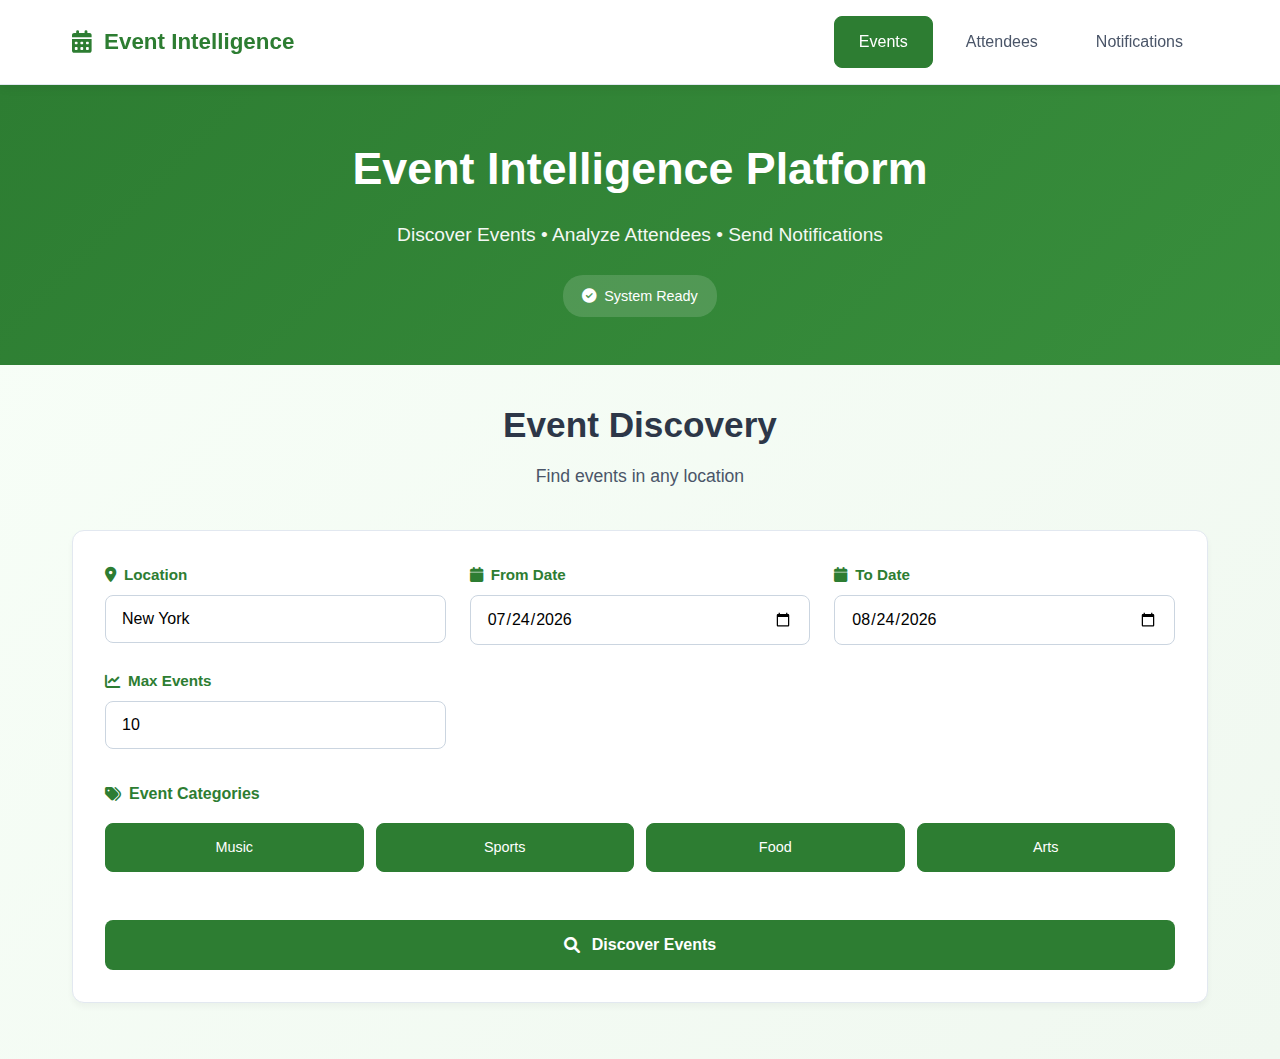
<file: frontend/index.html>
<!DOCTYPE html>
<html lang="en">
<head>
    <meta charset="UTF-8">
    <meta name="viewport" content="width=device-width, initial-scale=1.0">
    <title>Event Intelligence Platform</title>
    <link rel="stylesheet" href="styles/main.css">
    <link href="https://cdnjs.cloudflare.com/ajax/libs/font-awesome/6.0.0/css/all.min.css" rel="stylesheet">
</head>
<body>
    <nav class="navbar">
        <div class="nav-container">
            <div class="nav-logo">
                <i class="fas fa-calendar-alt"></i>
                <span>Event Intelligence</span>
            </div>
            <div class="nav-links">
                <a href="#phase1" class="nav-link active">Events</a>
                <a href="#phase2" class="nav-link">Attendees</a>
                <a href="#phase3" class="nav-link">Notifications</a>
            </div>
        </div>
    </nav>

    <header class="hero">
        <div class="hero-content">
            <h1>Event Intelligence Platform</h1>
            <p>Discover Events • Analyze Attendees • Send Notifications</p>
            <div class="status-badge" id="apiStatus">
                <i class="fas fa-check-circle"></i>
                System Ready
            </div>
        </div>
    </header>

    <main class="container">
        <!-- Phase 1: Events -->
        <section id="phase1" class="phase-section active">
            <div class="phase-header">
                <h2>Event Discovery</h2>
                <p>Find events in any location</p>
            </div>
            
            <div class="input-card">
                <div class="input-grid">
                    <div class="input-group">
                        <label for="location"><i class="fas fa-map-marker-alt"></i> Location</label>
                        <input type="text" id="location" placeholder="Enter city or country" value="New York">
                    </div>
                    
                    <div class="input-group">
                        <label for="startDate"><i class="fas fa-calendar"></i> From Date</label>
                        <input type="date" id="startDate">
                    </div>
                    
                    <div class="input-group">
                        <label for="endDate"><i class="fas fa-calendar"></i> To Date</label>
                        <input type="date" id="endDate">
                    </div>
                    
                    <div class="input-group">
                        <label for="maxEvents"><i class="fas fa-chart-line"></i> Max Events</label>
                        <input type="number" id="maxEvents" min="1" max="100" value="10">
                    </div>
                </div>

                <div class="categories-section">
                    <label><i class="fas fa-tags"></i> Event Categories</label>
                    <div class="categories-grid">
                        <label class="category-checkbox">
                            <input type="checkbox" value="music" checked>
                            <span class="checkmark">Music</span>
                        </label>
                        <label class="category-checkbox">
                            <input type="checkbox" value="sports" checked>
                            <span class="checkmark">Sports</span>
                        </label>
                        <label class="category-checkbox">
                            <input type="checkbox" value="food" checked>
                            <span class="checkmark">Food</span>
                        </label>
                        <label class="category-checkbox">
                            <input type="checkbox" value="arts" checked>
                            <span class="checkmark">Arts</span>
                        </label>
                    </div>
                </div>

                <button class="btn-primary" onclick="discoverEvents()">
                    <i class="fas fa-search"></i>
                    Discover Events
                </button>
            </div>

            <div id="eventsResults" class="results-section hidden">
                <div class="results-header">
                    <h3>Discovered Events</h3>
                    <div class="results-stats" id="eventsStats"></div>
                </div>
                
                <div class="table-container">
                    <table id="eventsTable">
                        <thead>
                            <tr>
                                <th>Event Name</th>
                                <th>Date</th>
                                <th>Venue</th>
                                <th>Category</th>
                                <th>Confidence</th>
                                <th>Actions</th>
                            </tr>
                        </thead>
                        <tbody id="eventsTableBody"></tbody>
                    </table>
                </div>
            </div>
        </section>

        <!-- Phase 2: Attendees -->
        <section id="phase2" class="phase-section">
            <div class="phase-header">
                <h2>Attendee Discovery</h2>
                <p>Find users discussing events</p>
            </div>
            
            <div class="input-card">
                <div class="input-group">
                    <label for="eventSelect"><i class="fas fa-calendar-check"></i> Select Event</label>
                    <select id="eventSelect">
                        <option value="">-- Select from events --</option>
                    </select>
                </div>
                
                <div class="input-group">
                    <label for="manualEvent"><i class="fas fa-edit"></i> Or Enter Event</label>
                    <input type="text" id="manualEvent" placeholder="Enter event name">
                </div>
                
                <div class="input-group">
                    <label for="eventDate"><i class="fas fa-calendar-day"></i> Event Date (Optional)</label>
                    <input type="text" id="eventDate" placeholder="2024 or 2024-12-25">
                </div>
                
                <div class="input-group">
                    <label for="maxAttendees"><i class="fas fa-users"></i> Max Attendees</label>
                    <input type="number" id="maxAttendees" min="1" max="100" value="10">
                </div>

                <button class="btn-primary" onclick="discoverAttendees()">
                    <i class="fas fa-users"></i>
                    Find Attendees
                </button>
            </div>

            <div id="attendeesResults" class="results-section hidden">
                <div class="results-header">
                    <h3>Event Attendees</h3>
                    <div class="results-stats" id="attendeesStats"></div>
                </div>
                
                <div class="table-container">
                    <table id="attendeesTable">
                        <thead>
                            <tr>
                                <th>
                                    <input type="checkbox" id="selectAllAttendees" onchange="toggleSelectAll()">
                                    Select
                                </th>
                                <th>Username</th>
                                <th>Engagement</th>
                                <th>Post Content</th>
                                <th>Post Date</th>
                                <th>Followers</th>
                                <th>Confidence</th>
                                <th>Actions</th>
                            </tr>
                        </thead>
                        <tbody id="attendeesTableBody"></tbody>
                    </table>
                </div>
                
                <div class="selection-actions hidden" id="selectionActions">
                    <button class="btn-primary" onclick="sendToNotifications()">
                        <i class="fas fa-paper-plane"></i>
                        Send Selected to Notifications
                    </button>
                    <span id="selectedCount">0 users selected</span>
                </div>
            </div>
        </section>

        <!-- Phase 3: Notifications -->
        <section id="phase3" class="phase-section">
            <div class="phase-header">
                <h2>Notification Center</h2>
                <p>Send messages to selected users</p>
            </div>
            
            <div class="input-card">
                <div class="input-group">
                    <label for="notificationMessage"><i class="fas fa-envelope"></i> Message</label>
                    <textarea id="notificationMessage" rows="6" placeholder="Enter your message here..."></textarea>
                </div>
                
                <div class="input-group">
                    <label for="messageType"><i class="fas fa-tag"></i> Message Type</label>
                    <select id="messageType">
                        <option value="event_update">Event Update</option>
                        <option value="reminder">Reminder</option>
                        <option value="special_offer">Special Offer</option>
                        <option value="general">General Message</option>
                    </select>
                </div>

                <button class="btn-primary" onclick="sendNotifications()">
                    <i class="fas fa-paper-plane"></i>
                    Send Notifications
                </button>
            </div>

            <div class="results-section">
                <div class="results-header">
                    <h3>Selected Users</h3>
                    <div class="results-stats" id="notificationStats">
                        <span id="totalSelected">0 users selected</span>
                    </div>
                </div>
                
                <div class="table-container">
                    <table id="notificationsTable">
                        <thead>
                            <tr>
                                <th>Username</th>
                                <th>Followers</th>
                                <th>Engagement</th>
                                <th>Status</th>
                                <th>Actions</th>
                            </tr>
                        </thead>
                        <tbody id="notificationsTableBody">
                            <tr>
                                <td colspan="5" style="text-align: center; padding: 2rem; color: #666;">
                                    No users selected yet. Go to Attendees phase and select users to notify.
                                </td>
                            </tr>
                        </tbody>
                    </table>
                </div>
            </div>
        </section>
    </main>

    <div id="loadingModal" class="modal hidden">
        <div class="modal-content">
            <div class="loader"></div>
            <h3 id="loadingText">Processing request...</h3>
        </div>
    </div>

    <script src="js/app.js"></script>
</body>
</html>
</file>
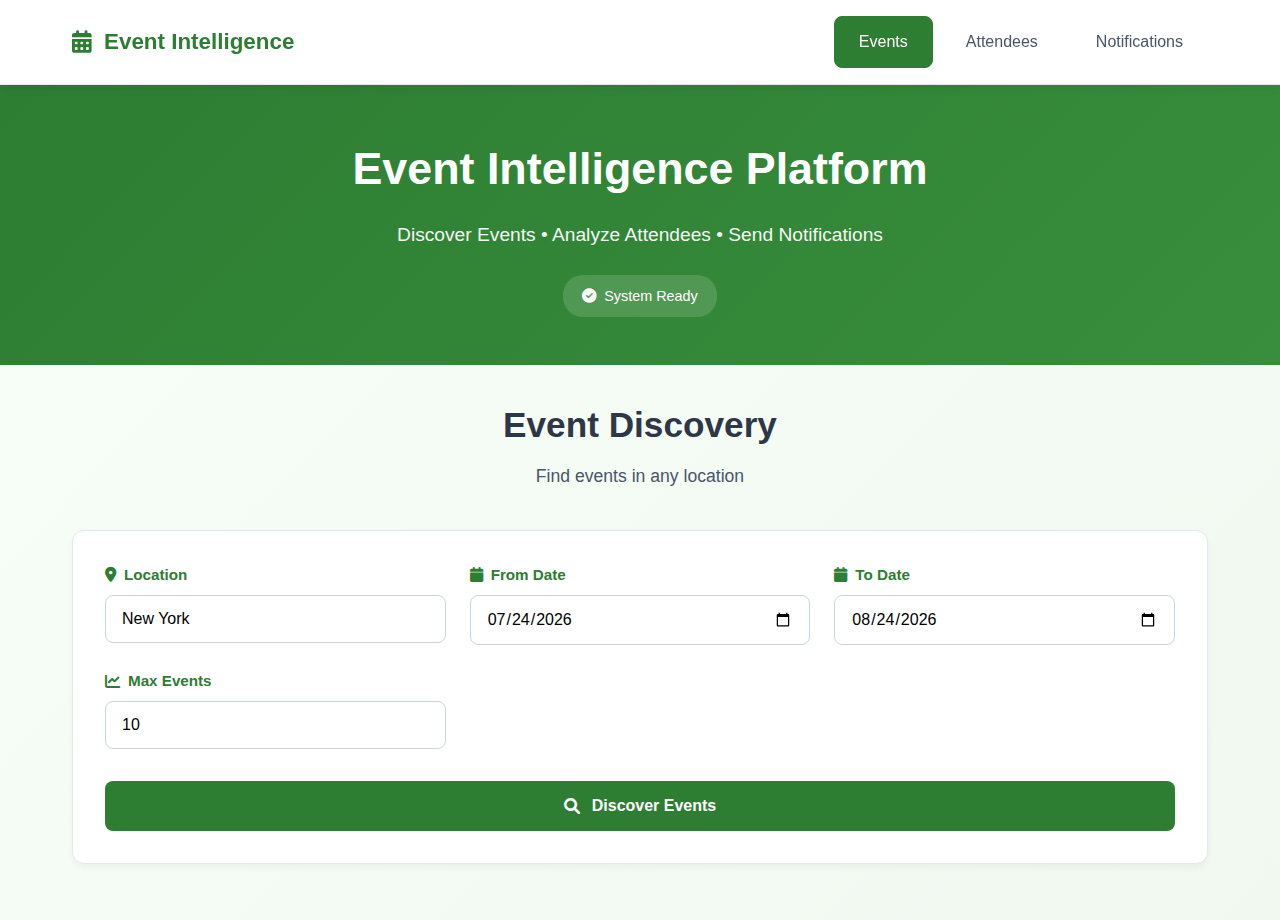
<file: event-intelligence-platform/frontend/index.html>
<!--C:\Users\LENOVO\Desktop\Saviour\TRIAL2\frontend\index.html -->
<!DOCTYPE html>
<html lang="en">
<head>
    <meta charset="UTF-8">
    <meta name="viewport" content="width=device-width, initial-scale=1.0">
    <title>Event Intelligence Platform</title>
    <link rel="stylesheet" href="styles/main.css">
    <link href="https://cdnjs.cloudflare.com/ajax/libs/font-awesome/6.0.0/css/all.min.css" rel="stylesheet">
</head>
<body>
    <nav class="navbar">
        <div class="nav-container">
            <div class="nav-logo">
                <i class="fas fa-calendar-alt"></i>
                <span>Event Intelligence</span>
            </div>
            <div class="nav-links">
                <a href="#phase1" class="nav-link active">Events</a>
                <a href="#phase2" class="nav-link">Attendees</a>
                <a href="#phase3" class="nav-link">Notifications</a>
            </div>
        </div>
    </nav>

    <header class="hero">
        <div class="hero-content">
            <h1>Event Intelligence Platform</h1>
            <p>Discover Events • Analyze Attendees • Send Notifications</p>
            <div class="status-badge" id="apiStatus">
                <i class="fas fa-check-circle"></i>
                System Ready
            </div>
        </div>
    </header>

    <main class="container">
        <!-- Phase 1: Events -->
        <section id="phase1" class="phase-section active">
            <div class="phase-header">
                <h2>Event Discovery</h2>
                <p>Find events in any location</p>
            </div>
            
            <div class="input-card">
                <div class="input-grid">
                    <div class="input-group">
                        <label for="location"><i class="fas fa-map-marker-alt"></i> Location</label>
                        <input type="text" id="location" placeholder="Enter city or country" value="New York">
                    </div>
                    
                    <div class="input-group">
                        <label for="startDate"><i class="fas fa-calendar"></i> From Date</label>
                        <input type="date" id="startDate">
                    </div>
                    
                    <div class="input-group">
                        <label for="endDate"><i class="fas fa-calendar"></i> To Date</label>
                        <input type="date" id="endDate">
                    </div>
                    
                    <div class="input-group">
                        <label for="maxEvents"><i class="fas fa-chart-line"></i> Max Events</label>
                        <input type="number" id="maxEvents" min="1" max="100" value="10">
                    </div>
                </div>

                <button class="btn-primary" onclick="discoverEvents()">
                    <i class="fas fa-search"></i>
                    Discover Events
                </button>
            </div>

            <div id="eventsResults" class="results-section hidden">
                <div class="results-header">
                    <h3>Discovered Events</h3>
                    <div class="results-stats" id="eventsStats"></div>
                </div>
                
                <div class="table-container">
                    <table id="eventsTable">
                        <thead>
                            <tr>
                                <th>Event Name</th>
                                <th>Date</th>
                                <th>Venue</th>
                                <th>Category</th>
                                <th>Confidence</th>
                                <th>Actions</th>
                            </tr>
                        </thead>
                        <tbody id="eventsTableBody"></tbody>
                    </table>
                </div>
            </div>
        </section>

        <!-- Phase 2: Attendees -->
        <section id="phase2" class="phase-section">
            <div class="phase-header">
                <h2>Attendee Discovery</h2>
                <p>Find users discussing events</p>
            </div>
            
            <div class="input-card">
                <div class="input-group">
                    <label for="eventSelect"><i class="fas fa-calendar-check"></i> Select Event</label>
                    <select id="eventSelect">
                        <option value="">-- Select from events --</option>
                    </select>
                </div>
                
                <div class="input-group">
                    <label for="manualEvent"><i class="fas fa-edit"></i> Or Enter Event</label>
                    <input type="text" id="manualEvent" placeholder="Enter event name">
                </div>
                
                <div class="input-group">
                    <label for="eventDate"><i class="fas fa-calendar-day"></i> Event Date (Optional)</label>
                    <input type="text" id="eventDate" placeholder="2024 or 2024-12-25">
                </div>
                
                <div class="input-group">
                    <label for="maxAttendees"><i class="fas fa-users"></i> Max Attendees</label>
                    <input type="number" id="maxAttendees" min="1" max="100" value="10">
                </div>

                <button class="btn-primary" onclick="discoverAttendees()">
                    <i class="fas fa-users"></i>
                    Find Attendees
                </button>
            </div>

            <div id="attendeesResults" class="results-section hidden">
                <div class="results-header">
                    <h3>Event Attendees</h3>
                    <div class="results-stats" id="attendeesStats"></div>
                </div>
                
                <div class="table-container">
                    <table id="attendeesTable">
                        <thead>
                            <tr>
                                <th>
                                    <input type="checkbox" id="selectAllAttendees" onchange="toggleSelectAll()">
                                    Select
                                </th>
                                <th>Username</th>
                                <th>Engagement</th>
                                <th>Post Content</th>
                                <th>Post Date</th>
                                <th>Followers</th>
                                <th>Confidence</th>
                                <th>Actions</th>
                            </tr>
                        </thead>
                        <tbody id="attendeesTableBody"></tbody>
                    </table>
                </div>
                
                <div class="selection-actions hidden" id="selectionActions">
                    <button class="btn-primary" onclick="sendToNotifications()">
                        <i class="fas fa-paper-plane"></i>
                        Send Selected to Notifications
                    </button>
                    <span id="selectedCount">0 users selected</span>
                </div>
            </div>
        </section>

        <!-- Phase 3: Notifications -->
        <section id="phase3" class="phase-section">
            <div class="phase-header">
                <h2>Notification Center</h2>
                <p>Send messages to selected users</p>
            </div>
            
            <div class="input-card">
                <div class="input-group">
                    <label for="notificationMessage"><i class="fas fa-envelope"></i> Message</label>
                    <textarea id="notificationMessage" rows="6" placeholder="Enter your message here..."></textarea>
                </div>
                
                <div class="input-group">
                    <label for="messageType"><i class="fas fa-tag"></i> Message Type</label>
                    <select id="messageType">
                        <option value="event_update">Event Update</option>
                        <option value="reminder">Reminder</option>
                        <option value="special_offer">Special Offer</option>
                        <option value="general">General Message</option>
                    </select>
                </div>

                <button class="btn-primary" onclick="sendNotifications()">
                    <i class="fas fa-paper-plane"></i>
                    Send Notifications
                </button>
            </div>

            <div class="results-section">
                <div class="results-header">
                    <h3>Selected Users</h3>
                    <div class="results-stats" id="notificationStats">
                        <span id="totalSelected">0 users selected</span>
                    </div>
                </div>
                
                <div class="table-container">
                    <table id="notificationsTable">
                        <thead>
                            <tr>
                                <th>Username</th>
                                <th>Followers</th>
                                <th>Engagement</th>
                                <th>Status</th>
                                <th>Actions</th>
                            </tr>
                        </thead>
                        <tbody id="notificationsTableBody">
                            <tr>
                                <td colspan="5" style="text-align: center; padding: 2rem; color: #666;">
                                    No users selected yet. Go to Attendees phase and select users to notify.
                                </td>
                            </tr>
                        </tbody>
                    </table>
                </div>
            </div>
        </section>
    </main>

    <div id="loadingModal" class="modal hidden">
        <div class="modal-content">
            <div class="loader"></div>
            <h3 id="loadingText">Processing request...</h3>
        </div>
    </div>

    <script src="js/app.js"></script>
</body>
</html>
</file>
<file: frontend/styles/main.css>
* {
    margin: 0;
    padding: 0;
    box-sizing: border-box;
}

body {
    font-family: 'Segoe UI', Tahoma, Geneva, Verdana, sans-serif;
    background: linear-gradient(135deg, #f8fff8 0%, #f0f8f0 100%);
    min-height: 100vh;
    color: #2d3748;
    line-height: 1.6;
}

.navbar {
    background: rgba(255, 255, 255, 0.95);
    padding: 1rem 0;
    position: sticky;
    top: 0;
    z-index: 1000;
    box-shadow: 0 2px 10px rgba(0, 0, 0, 0.08);
    border-bottom: 1px solid #e2e8f0;
}

.nav-container {
    max-width: 1200px;
    margin: 0 auto;
    display: flex;
    justify-content: space-between;
    align-items: center;
    padding: 0 2rem;
}

.nav-logo {
    display: flex;
    align-items: center;
    gap: 0.75rem;
    font-size: 1.4rem;
    font-weight: 700;
    color: #2d7d32;
}

.nav-links {
    display: flex;
    gap: 0.5rem;
}

.nav-link {
    text-decoration: none;
    color: #4a5568;
    font-weight: 500;
    padding: 0.75rem 1.5rem;
    border-radius: 8px;
    transition: all 0.3s ease;
    border: 1px solid transparent;
}

.nav-link:hover {
    background: #f0f9f0;
    color: #2d7d32;
}

.nav-link.active {
    background: #2d7d32;
    color: white;
    border-color: #2d7d32;
}

.hero {
    background: linear-gradient(135deg, #2d7d32 0%, #388e3c 100%);
    color: white;
    padding: 3rem 2rem;
    text-align: center;
}

.hero-content h1 {
    font-size: 2.8rem;
    margin-bottom: 1rem;
    font-weight: 700;
}

.hero-content p {
    font-size: 1.2rem;
    opacity: 0.95;
    margin-bottom: 1.5rem;
}

.status-badge {
    display: inline-flex;
    align-items: center;
    gap: 0.5rem;
    background: rgba(255, 255, 255, 0.15);
    padding: 0.6rem 1.2rem;
    border-radius: 20px;
    font-size: 0.9rem;
    font-weight: 500;
}

.container {
    max-width: 1200px;
    margin: 0 auto;
    padding: 2rem;
}

.phase-section {
    display: none;
}

.phase-section.active {
    display: block;
}

.phase-header {
    text-align: center;
    margin-bottom: 2.5rem;
}

.phase-header h2 {
    font-size: 2.2rem;
    color: #2d3748;
    margin-bottom: 0.5rem;
    font-weight: 600;
}

.phase-header p {
    font-size: 1.1rem;
    color: #4a5568;
}

.input-card {
    background: white;
    border-radius: 12px;
    padding: 2rem;
    margin-bottom: 1.5rem;
    box-shadow: 0 4px 6px rgba(0, 0, 0, 0.04);
    border: 1px solid #e2e8f0;
}

.input-grid {
    display: grid;
    grid-template-columns: repeat(auto-fit, minmax(250px, 1fr));
    gap: 1.5rem;
    margin-bottom: 2rem;
}

.input-group {
    display: flex;
    flex-direction: column;
}

.input-group label {
    display: flex;
    align-items: center;
    gap: 0.5rem;
    font-weight: 600;
    margin-bottom: 0.5rem;
    color: #2d7d32;
    font-size: 0.95rem;
}

.input-group input,
.input-group select,
.input-group textarea {
    padding: 0.875rem 1rem;
    border: 1px solid #cbd5e0;
    border-radius: 8px;
    font-size: 1rem;
    transition: all 0.2s ease;
    background: white;
    font-family: inherit;
}

.input-group input:focus,
.input-group select:focus,
.input-group textarea:focus {
    outline: none;
    border-color: #2d7d32;
    box-shadow: 0 0 0 3px rgba(45, 125, 50, 0.1);
}

.input-group textarea {
    resize: vertical;
    min-height: 120px;
}

.categories-section {
    margin-bottom: 2rem;
}

.categories-section label {
    display: flex;
    align-items: center;
    gap: 0.5rem;
    font-weight: 600;
    margin-bottom: 1rem;
    color: #2d7d32;
}

.categories-grid {
    display: grid;
    grid-template-columns: repeat(auto-fit, minmax(140px, 1fr));
    gap: 0.75rem;
}

.category-checkbox {
    display: flex;
    align-items: center;
    gap: 0.5rem;
    cursor: pointer;
}

.category-checkbox input {
    display: none;
}

.checkmark {
    padding: 0.75rem 1rem;
    border: 1px solid #cbd5e0;
    border-radius: 8px;
    transition: all 0.2s ease;
    text-align: center;
    flex: 1;
    font-weight: 500;
    font-size: 0.9rem;
}

.category-checkbox input:checked + .checkmark {
    background: #2d7d32;
    color: white;
    border-color: #2d7d32;
}

.btn-primary {
    background: #2d7d32;
    color: white;
    border: none;
    padding: 1rem 2rem;
    border-radius: 8px;
    font-size: 1rem;
    font-weight: 600;
    cursor: pointer;
    transition: all 0.3s ease;
    display: flex;
    align-items: center;
    gap: 0.75rem;
    justify-content: center;
    width: 100%;
}

.btn-primary:hover {
    background: #256c2a;
    transform: translateY(-1px);
    box-shadow: 0 4px 12px rgba(45, 125, 50, 0.2);
}

.btn-primary.small {
    width: auto;
    padding: 0.75rem 1.5rem;
}

.results-section {
    background: white;
    border-radius: 12px;
    padding: 2rem;
    margin-top: 1.5rem;
    box-shadow: 0 4px 6px rgba(0, 0, 0, 0.04);
    border: 1px solid #e2e8f0;
}

.results-header {
    display: flex;
    justify-content: space-between;
    align-items: center;
    margin-bottom: 1.5rem;
    padding-bottom: 1rem;
    border-bottom: 1px solid #e2e8f0;
}

.results-header h3 {
    color: #2d3748;
    font-size: 1.5rem;
    font-weight: 600;
}

.results-stats {
    display: flex;
    gap: 1rem;
    font-weight: 600;
    color: #2d7d32;
}

.results-stats span {
    padding: 0.4rem 0.8rem;
    background: #f0f9f0;
    border-radius: 6px;
    border: 1px solid #e2e8f0;
    font-size: 0.9rem;
}

.table-container {
    overflow-x: auto;
    margin-bottom: 1.5rem;
    border-radius: 8px;
    border: 1px solid #e2e8f0;
}

table {
    width: 100%;
    border-collapse: collapse;
}

th, td {
    padding: 1rem;
    text-align: left;
    border-bottom: 1px solid #e2e8f0;
}

th {
    background: #f8fafc;
    font-weight: 600;
    color: #374151;
    font-size: 0.9rem;
}

td {
    font-size: 0.9rem;
}

.modal {
    position: fixed;
    top: 0;
    left: 0;
    width: 100%;
    height: 100%;
    background: rgba(0, 0, 0, 0.5);
    display: flex;
    justify-content: center;
    align-items: center;
    z-index: 2000;
}

.modal-content {
    background: white;
    padding: 2.5rem;
    border-radius: 12px;
    text-align: center;
    box-shadow: 0 10px 25px rgba(0, 0, 0, 0.15);
    max-width: 400px;
    width: 90%;
}

.loader {
    border: 3px solid #f3f3f3;
    border-top: 3px solid #2d7d32;
    border-radius: 50%;
    width: 50px;
    height: 50px;
    animation: spin 1s linear infinite;
    margin: 0 auto 1.5rem;
}

@keyframes spin {
    0% { transform: rotate(0deg); }
    100% { transform: rotate(360deg); }
}

.hidden {
    display: none !important;
}

.confidence-high { background: #2d7d32; color: white; padding: 0.25rem 0.5rem; border-radius: 4px; font-size: 0.8rem; }
.confidence-medium { background: #d97706; color: white; padding: 0.25rem 0.5rem; border-radius: 4px; font-size: 0.8rem; }
.confidence-low { background: #dc2626; color: white; padding: 0.25rem 0.5rem; border-radius: 4px; font-size: 0.8rem; }

.engagement-badge {
    padding: 0.25rem 0.5rem;
    border-radius: 4px;
    font-size: 0.75rem;
    font-weight: 600;
    text-transform: uppercase;
}

.engagement-confirmed { background: #2d7d32; color: white; }
.engagement-interested { background: #d97706; color: white; }
.engagement-mention { background: #6b7280; color: white; }

.btn-secondary {
    background: white;
    color: #2d7d32;
    border: 1px solid #2d7d32;
    padding: 0.5rem 1rem;
    border-radius: 6px;
    font-weight: 500;
    cursor: pointer;
    transition: all 0.2s ease;
    display: inline-flex;
    align-items: center;
    gap: 0.5rem;
    font-size: 0.85rem;
    text-decoration: none;
}

.btn-secondary:hover {
    background: #2d7d32;
    color: white;
}

.btn-secondary.danger {
    color: #dc2626;
    border-color: #dc2626;
}

.btn-secondary.danger:hover {
    background: #dc2626;
    color: white;
}

.hype-high { background: #dc2626; color: white; padding: 0.25rem 0.5rem; border-radius: 4px; font-size: 0.8rem; }
.hype-medium { background: #d97706; color: white; padding: 0.25rem 0.5rem; border-radius: 4px; font-size: 0.8rem; }
.hype-low { background: #6b7280; color: white; padding: 0.25rem 0.5rem; border-radius: 4px; font-size: 0.8rem; }

/* Selection Actions */
.selection-actions {
    display: flex;
    justify-content: space-between;
    align-items: center;
    margin-top: 1rem;
    padding: 1rem;
    background: #f0f9f0;
    border-radius: 8px;
    border: 1px solid #2d7d32;
}

#selectedCount {
    font-weight: 600;
    color: #2d7d32;
}

/* Checkboxes in tables */
.user-checkbox {
    transform: scale(1.2);
    cursor: pointer;
}

#selectAllAttendees {
    transform: scale(1.2);
    cursor: pointer;
}

/* Notification Status */
.status-pending {
    background: #f59e0b;
    color: white;
    padding: 0.25rem 0.5rem;
    border-radius: 4px;
    font-size: 0.8rem;
}

.status-sent {
    background: #10b981;
    color: white;
    padding: 0.25rem 0.5rem;
    border-radius: 4px;
    font-size: 0.8rem;
}

/* Table column adjustments */
#attendeesTable th:first-child,
#attendeesTable td:first-child {
    width: 50px;
    text-align: center;
}

#notificationsTable th:last-child,
#notificationsTable td:last-child {
    width: 100px;
    text-align: center;
}

/* Responsive */
@media (max-width: 768px) {
    .nav-container {
        padding: 0 1rem;
        flex-direction: column;
        gap: 1rem;
    }
    
    .hero {
        padding: 2rem 1rem;
    }
    
    .hero-content h1 {
        font-size: 2.2rem;
    }
    
    .container {
        padding: 1rem;
    }
    
    .input-card {
        padding: 1.5rem;
    }
    
    .input-grid {
        grid-template-columns: 1fr;
        gap: 1rem;
    }
    
    .results-header {
        flex-direction: column;
        gap: 1rem;
        align-items: flex-start;
    }
    
    .results-stats {
        align-self: flex-end;
    }
    
    .selection-actions {
        flex-direction: column;
        gap: 1rem;
        text-align: center;
    }
    
    .nav-links {
        flex-wrap: wrap;
        justify-content: center;
    }
    
    .nav-link {
        padding: 0.5rem 1rem;
        font-size: 0.9rem;
    }
}
</file>
<file: event-intelligence-platform/frontend/styles/main.css>
/*C:\Users\LENOVO\Desktop\Saviour\TRIAL2\frontend\styles\main.css */
* {
    margin: 0;
    padding: 0;
    box-sizing: border-box;
}

body {
    font-family: 'Segoe UI', Tahoma, Geneva, Verdana, sans-serif;
    background: linear-gradient(135deg, #f8fff8 0%, #f0f8f0 100%);
    min-height: 100vh;
    color: #2d3748;
    line-height: 1.6;
}

.navbar {
    background: rgba(255, 255, 255, 0.95);
    padding: 1rem 0;
    position: sticky;
    top: 0;
    z-index: 1000;
    box-shadow: 0 2px 10px rgba(0, 0, 0, 0.08);
    border-bottom: 1px solid #e2e8f0;
}

.nav-container {
    max-width: 1200px;
    margin: 0 auto;
    display: flex;
    justify-content: space-between;
    align-items: center;
    padding: 0 2rem;
}

.nav-logo {
    display: flex;
    align-items: center;
    gap: 0.75rem;
    font-size: 1.4rem;
    font-weight: 700;
    color: #2d7d32;
}

.nav-links {
    display: flex;
    gap: 0.5rem;
}

.nav-link {
    text-decoration: none;
    color: #4a5568;
    font-weight: 500;
    padding: 0.75rem 1.5rem;
    border-radius: 8px;
    transition: all 0.3s ease;
    border: 1px solid transparent;
}

.nav-link:hover {
    background: #f0f9f0;
    color: #2d7d32;
}

.nav-link.active {
    background: #2d7d32;
    color: white;
    border-color: #2d7d32;
}

.hero {
    background: linear-gradient(135deg, #2d7d32 0%, #388e3c 100%);
    color: white;
    padding: 3rem 2rem;
    text-align: center;
}

.hero-content h1 {
    font-size: 2.8rem;
    margin-bottom: 1rem;
    font-weight: 700;
}

.hero-content p {
    font-size: 1.2rem;
    opacity: 0.95;
    margin-bottom: 1.5rem;
}

.status-badge {
    display: inline-flex;
    align-items: center;
    gap: 0.5rem;
    background: rgba(255, 255, 255, 0.15);
    padding: 0.6rem 1.2rem;
    border-radius: 20px;
    font-size: 0.9rem;
    font-weight: 500;
}

.container {
    max-width: 1200px;
    margin: 0 auto;
    padding: 2rem;
}

.phase-section {
    display: none;
}

.phase-section.active {
    display: block;
}

.phase-header {
    text-align: center;
    margin-bottom: 2.5rem;
}

.phase-header h2 {
    font-size: 2.2rem;
    color: #2d3748;
    margin-bottom: 0.5rem;
    font-weight: 600;
}

.phase-header p {
    font-size: 1.1rem;
    color: #4a5568;
}

.input-card {
    background: white;
    border-radius: 12px;
    padding: 2rem;
    margin-bottom: 1.5rem;
    box-shadow: 0 4px 6px rgba(0, 0, 0, 0.04);
    border: 1px solid #e2e8f0;
}

.input-grid {
    display: grid;
    grid-template-columns: repeat(auto-fit, minmax(250px, 1fr));
    gap: 1.5rem;
    margin-bottom: 2rem;
}

.input-group {
    display: flex;
    flex-direction: column;
}

.input-group label {
    display: flex;
    align-items: center;
    gap: 0.5rem;
    font-weight: 600;
    margin-bottom: 0.5rem;
    color: #2d7d32;
    font-size: 0.95rem;
}

.input-group input,
.input-group select,
.input-group textarea {
    padding: 0.875rem 1rem;
    border: 1px solid #cbd5e0;
    border-radius: 8px;
    font-size: 1rem;
    transition: all 0.2s ease;
    background: white;
    font-family: inherit;
}

.input-group input:focus,
.input-group select:focus,
.input-group textarea:focus {
    outline: none;
    border-color: #2d7d32;
    box-shadow: 0 0 0 3px rgba(45, 125, 50, 0.1);
}

.input-group textarea {
    resize: vertical;
    min-height: 120px;
}

.categories-section {
    margin-bottom: 2rem;
}

.categories-section label {
    display: flex;
    align-items: center;
    gap: 0.5rem;
    font-weight: 600;
    margin-bottom: 1rem;
    color: #2d7d32;
}

.categories-grid {
    display: grid;
    grid-template-columns: repeat(auto-fit, minmax(140px, 1fr));
    gap: 0.75rem;
}

.category-checkbox {
    display: flex;
    align-items: center;
    gap: 0.5rem;
    cursor: pointer;
}

.category-checkbox input {
    display: none;
}

.checkmark {
    padding: 0.75rem 1rem;
    border: 1px solid #cbd5e0;
    border-radius: 8px;
    transition: all 0.2s ease;
    text-align: center;
    flex: 1;
    font-weight: 500;
    font-size: 0.9rem;
}

.category-checkbox input:checked + .checkmark {
    background: #2d7d32;
    color: white;
    border-color: #2d7d32;
}

.btn-primary {
    background: #2d7d32;
    color: white;
    border: none;
    padding: 1rem 2rem;
    border-radius: 8px;
    font-size: 1rem;
    font-weight: 600;
    cursor: pointer;
    transition: all 0.3s ease;
    display: flex;
    align-items: center;
    gap: 0.75rem;
    justify-content: center;
    width: 100%;
}

.btn-primary:hover {
    background: #256c2a;
    transform: translateY(-1px);
    box-shadow: 0 4px 12px rgba(45, 125, 50, 0.2);
}

.btn-primary.small {
    width: auto;
    padding: 0.75rem 1.5rem;
}

.results-section {
    background: white;
    border-radius: 12px;
    padding: 2rem;
    margin-top: 1.5rem;
    box-shadow: 0 4px 6px rgba(0, 0, 0, 0.04);
    border: 1px solid #e2e8f0;
}

.results-header {
    display: flex;
    justify-content: space-between;
    align-items: center;
    margin-bottom: 1.5rem;
    padding-bottom: 1rem;
    border-bottom: 1px solid #e2e8f0;
}

.results-header h3 {
    color: #2d3748;
    font-size: 1.5rem;
    font-weight: 600;
}

.results-stats {
    display: flex;
    gap: 1rem;
    font-weight: 600;
    color: #2d7d32;
}

.results-stats span {
    padding: 0.4rem 0.8rem;
    background: #f0f9f0;
    border-radius: 6px;
    border: 1px solid #e2e8f0;
    font-size: 0.9rem;
}

.table-container {
    overflow-x: auto;
    margin-bottom: 1.5rem;
    border-radius: 8px;
    border: 1px solid #e2e8f0;
}

table {
    width: 100%;
    border-collapse: collapse;
}

th, td {
    padding: 1rem;
    text-align: left;
    border-bottom: 1px solid #e2e8f0;
}

th {
    background: #f8fafc;
    font-weight: 600;
    color: #374151;
    font-size: 0.9rem;
}

td {
    font-size: 0.9rem;
}

.modal {
    position: fixed;
    top: 0;
    left: 0;
    width: 100%;
    height: 100%;
    background: rgba(0, 0, 0, 0.5);
    display: flex;
    justify-content: center;
    align-items: center;
    z-index: 2000;
}

.modal-content {
    background: white;
    padding: 2.5rem;
    border-radius: 12px;
    text-align: center;
    box-shadow: 0 10px 25px rgba(0, 0, 0, 0.15);
    max-width: 400px;
    width: 90%;
}

.loader {
    border: 3px solid #f3f3f3;
    border-top: 3px solid #2d7d32;
    border-radius: 50%;
    width: 50px;
    height: 50px;
    animation: spin 1s linear infinite;
    margin: 0 auto 1.5rem;
}

@keyframes spin {
    0% { transform: rotate(0deg); }
    100% { transform: rotate(360deg); }
}

.hidden {
    display: none !important;
}

.confidence-high { background: #2d7d32; color: white; padding: 0.25rem 0.5rem; border-radius: 4px; font-size: 0.8rem; }
.confidence-medium { background: #d97706; color: white; padding: 0.25rem 0.5rem; border-radius: 4px; font-size: 0.8rem; }
.confidence-low { background: #dc2626; color: white; padding: 0.25rem 0.5rem; border-radius: 4px; font-size: 0.8rem; }

.engagement-badge {
    padding: 0.25rem 0.5rem;
    border-radius: 4px;
    font-size: 0.75rem;
    font-weight: 600;
    text-transform: uppercase;
}

.engagement-confirmed { background: #2d7d32; color: white; }
.engagement-interested { background: #d97706; color: white; }
.engagement-mention { background: #6b7280; color: white; }

.btn-secondary {
    background: white;
    color: #2d7d32;
    border: 1px solid #2d7d32;
    padding: 0.5rem 1rem;
    border-radius: 6px;
    font-weight: 500;
    cursor: pointer;
    transition: all 0.2s ease;
    display: inline-flex;
    align-items: center;
    gap: 0.5rem;
    font-size: 0.85rem;
    text-decoration: none;
}

.btn-secondary:hover {
    background: #2d7d32;
    color: white;
}

.btn-secondary.danger {
    color: #dc2626;
    border-color: #dc2626;
}

.btn-secondary.danger:hover {
    background: #dc2626;
    color: white;
}

.hype-high { background: #dc2626; color: white; padding: 0.25rem 0.5rem; border-radius: 4px; font-size: 0.8rem; }
.hype-medium { background: #d97706; color: white; padding: 0.25rem 0.5rem; border-radius: 4px; font-size: 0.8rem; }
.hype-low { background: #6b7280; color: white; padding: 0.25rem 0.5rem; border-radius: 4px; font-size: 0.8rem; }

/* Selection Actions */
.selection-actions {
    display: flex;
    justify-content: space-between;
    align-items: center;
    margin-top: 1rem;
    padding: 1rem;
    background: #f0f9f0;
    border-radius: 8px;
    border: 1px solid #2d7d32;
}

#selectedCount {
    font-weight: 600;
    color: #2d7d32;
}

/* Checkboxes in tables */
.user-checkbox {
    transform: scale(1.2);
    cursor: pointer;
}

#selectAllAttendees {
    transform: scale(1.2);
    cursor: pointer;
}

/* Notification Status */
.status-pending {
    background: #f59e0b;
    color: white;
    padding: 0.25rem 0.5rem;
    border-radius: 4px;
    font-size: 0.8rem;
}

.status-sent {
    background: #10b981;
    color: white;
    padding: 0.25rem 0.5rem;
    border-radius: 4px;
    font-size: 0.8rem;
}

/* Table column adjustments */
#attendeesTable th:first-child,
#attendeesTable td:first-child {
    width: 50px;
    text-align: center;
}

#notificationsTable th:last-child,
#notificationsTable td:last-child {
    width: 100px;
    text-align: center;
}

/* Responsive */
@media (max-width: 768px) {
    .nav-container {
        padding: 0 1rem;
        flex-direction: column;
        gap: 1rem;
    }
    
    .hero {
        padding: 2rem 1rem;
    }
    
    .hero-content h1 {
        font-size: 2.2rem;
    }
    
    .container {
        padding: 1rem;
    }
    
    .input-card {
        padding: 1.5rem;
    }
    
    .input-grid {
        grid-template-columns: 1fr;
        gap: 1rem;
    }
    
    .results-header {
        flex-direction: column;
        gap: 1rem;
        align-items: flex-start;
    }
    
    .results-stats {
        align-self: flex-end;
    }
    
    .selection-actions {
        flex-direction: column;
        gap: 1rem;
        text-align: center;
    }
    
    .nav-links {
        flex-wrap: wrap;
        justify-content: center;
    }
    
    .nav-link {
        padding: 0.5rem 1rem;
        font-size: 0.9rem;
    }
}
</file>
